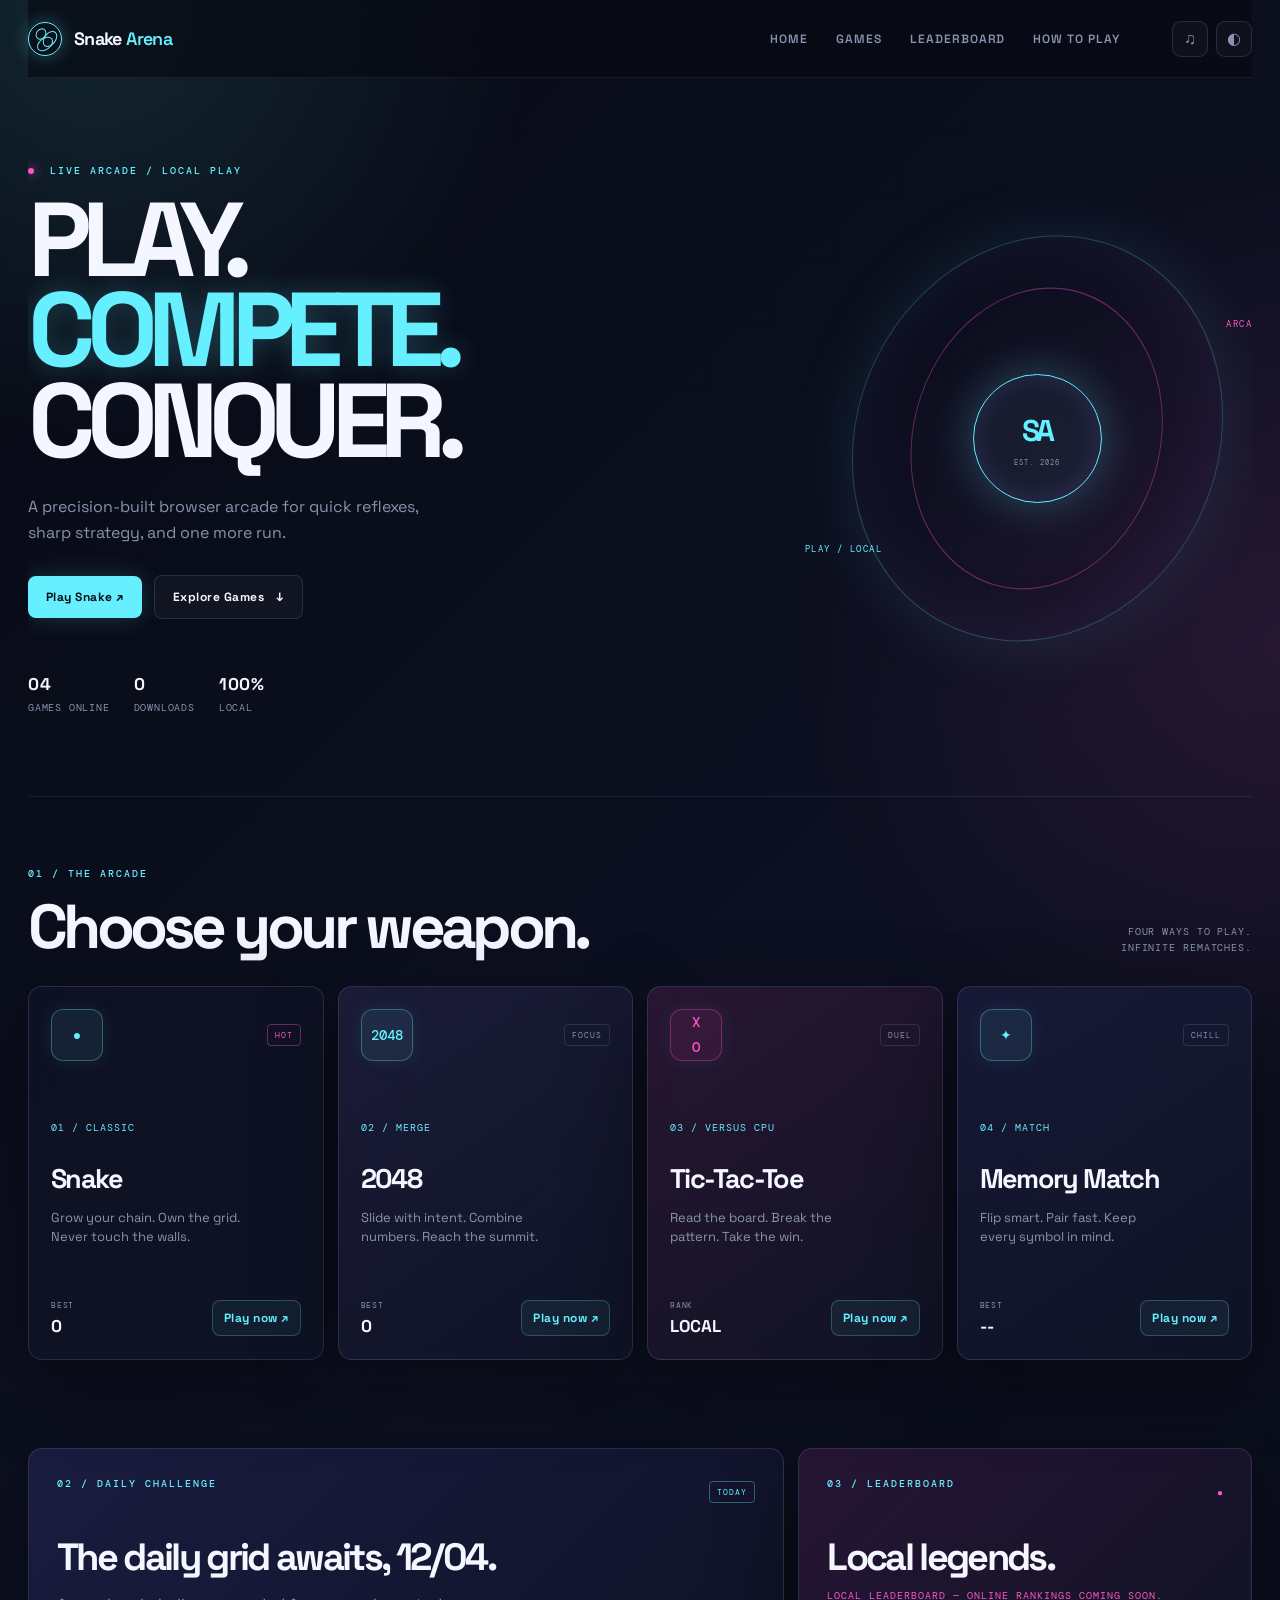
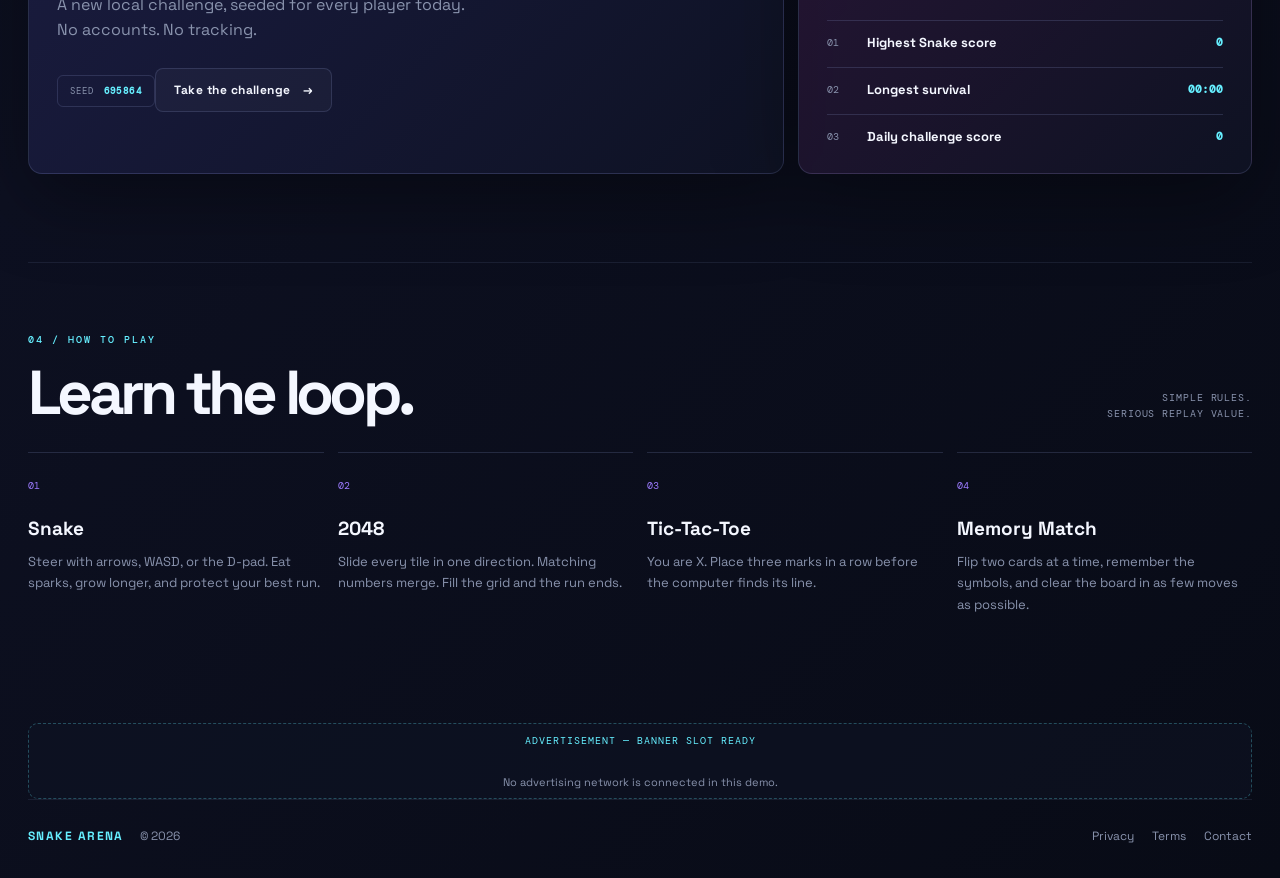
<file: index.html>
<!doctype html>
<html lang="en">
<head>
  <meta charset="utf-8">
  <meta name="viewport" content="width=device-width, initial-scale=1">
  <meta name="description" content="Snake Arena is a premium browser arcade portal with four local games.">
  <title>Snake Arena | Neon Arcade Portal</title>
  <link rel="stylesheet" href="style.css">
</head>
<body>
  <div class="site-shell" id="home">
    <header class="topbar">
      <a class="brand" href="index.html" aria-label="Snake Arena home">
        <span class="brand-mark" aria-hidden="true"><span></span></span>
        <span class="brand-name">Snake <b>Arena</b></span>
      </a>
      <nav class="site-nav" aria-label="Primary navigation">
        <a href="#home">Home</a>
        <a href="#games">Games</a>
        <a href="#leaderboard">Leaderboard</a>
        <a href="#how-to-play">How to Play</a>
      </nav>
      <div class="top-actions">
        <button class="icon-button" id="sound-toggle" type="button" aria-label="Toggle sound" aria-pressed="false" title="Toggle sound"><span aria-hidden="true">&#9835;</span></button>
        <button class="icon-button" id="theme-toggle" type="button" aria-label="Toggle theme" title="Toggle theme"><span aria-hidden="true">&#9680;</span></button>
      </div>
    </header>

    <section class="hero" aria-labelledby="hero-title">
      <div class="hero-copy">
        <p class="eyebrow"><span class="status-dot"></span> LIVE ARCADE / LOCAL PLAY</p>
        <h1 id="hero-title">PLAY.<br><em>COMPETE.</em><br>CONQUER.</h1>
        <p class="hero-subtitle">A precision-built browser arcade for quick reflexes, sharp strategy, and one more run.</p>
        <div class="hero-actions"><button class="button button-primary" data-screen="snake-game-screen" type="button">Play Snake <span aria-hidden="true">&#8599;</span></button><a class="button button-ghost" href="#games-home-screen">Explore Games <span aria-hidden="true">&#8595;</span></a></div>
        <div class="hero-meta"><span><strong>04</strong> games online</span><span><strong>0</strong> downloads</span><span><strong>100%</strong> local</span></div>
      </div>
      <div class="hero-orbit" aria-hidden="true"><div class="orbit-ring orbit-ring-one"></div><div class="orbit-ring orbit-ring-two"></div><div class="orbit-core"><span>SA</span><small>EST. 2026</small></div><span class="orbit-label orbit-label-one">ARCADE</span><span class="orbit-label orbit-label-two">PLAY / LOCAL</span></div>
    </section>

    <section class="game-hub game-screen" id="games-home-screen" aria-labelledby="hub-title">
      <div class="section-heading"><div><p class="eyebrow">01 / THE ARCADE</p><h2 id="hub-title">Choose your weapon.</h2></div><span class="section-note">Four ways to play.<br>Infinite rematches.</span></div>
      <div class="game-card-grid">
        <article class="game-card game-card-snake"><div class="card-top"><span class="game-card-icon" aria-hidden="true">&#9679;</span><span class="difficulty difficulty-hot">HOT</span></div><div><p class="card-kicker">01 / CLASSIC</p><h3>Snake</h3><p>Grow your chain. Own the grid. Never touch the walls.</p></div><div class="card-bottom"><span class="card-stat">BEST <strong id="hub-snake-best">0</strong></span><button class="button card-play" data-screen="snake-game-screen" type="button">Play now <span aria-hidden="true">&#8599;</span></button></div></article>
        <article class="game-card game-card-2048"><div class="card-top"><span class="game-card-icon" aria-hidden="true">2048</span><span class="difficulty">FOCUS</span></div><div><p class="card-kicker">02 / MERGE</p><h3>2048</h3><p>Slide with intent. Combine numbers. Reach the summit.</p></div><div class="card-bottom"><span class="card-stat">BEST <strong id="hub-2048-best">0</strong></span><button class="button card-play" data-screen="game-2048-screen" type="button">Play now <span aria-hidden="true">&#8599;</span></button></div></article>
        <article class="game-card game-card-tic"><div class="card-top"><span class="game-card-icon" aria-hidden="true">X<span>O</span></span><span class="difficulty">DUEL</span></div><div><p class="card-kicker">03 / VERSUS CPU</p><h3>Tic-Tac-Toe</h3><p>Read the board. Break the pattern. Take the win.</p></div><div class="card-bottom"><span class="card-stat">RANK <strong>LOCAL</strong></span><button class="button card-play" data-screen="tic-tac-toe-screen" type="button">Play now <span aria-hidden="true">&#8599;</span></button></div></article>
        <article class="game-card game-card-memory"><div class="card-top"><span class="game-card-icon" aria-hidden="true">&#10022;</span><span class="difficulty">CHILL</span></div><div><p class="card-kicker">04 / MATCH</p><h3>Memory Match</h3><p>Flip smart. Pair fast. Keep every symbol in mind.</p></div><div class="card-bottom"><span class="card-stat">BEST <strong id="hub-memory-best">--</strong></span><button class="button card-play" data-screen="memory-match-screen" type="button">Play now <span aria-hidden="true">&#8599;</span></button></div></article>
      </div>
    </section>

    <section class="feature-grid" id="leaderboard">
      <article class="feature-panel daily-panel"><div class="panel-heading"><p class="eyebrow">02 / DAILY CHALLENGE</p><span class="live-pill">TODAY</span></div><h2 id="daily-title">The daily grid awaits.</h2><p id="daily-copy">A new local challenge, seeded for every player today. No accounts. No tracking.</p><div class="daily-code"><span>SEED</span><strong id="daily-seed">000000</strong></div><button class="button button-ghost" data-screen="snake-game-screen" data-daily-challenge="true" type="button">Take the challenge <span aria-hidden="true">&#8594;</span></button></article>
      <article class="feature-panel leaderboard-panel"><div class="panel-heading"><p class="eyebrow">03 / LEADERBOARD</p><span class="lock-mark" aria-hidden="true">&#9679;</span></div><h2>Local legends.</h2><p class="leaderboard-empty">Local leaderboard &mdash; online rankings coming soon.</p><div class="leader-line"><span>01</span><strong>Highest Snake score</strong><b id="leaderboard-snake-score">0</b></div><div class="leader-line"><span>02</span><strong>Longest survival</strong><b id="leaderboard-survival">00:00</b></div><div class="leader-line"><span>03</span><strong>Daily challenge score</strong><b id="leaderboard-daily">0</b></div></article>
    </section>

    <section class="how-to" id="how-to-play" aria-labelledby="how-title"><div class="section-heading"><div><p class="eyebrow">04 / HOW TO PLAY</p><h2 id="how-title">Learn the loop.</h2></div><span class="section-note">Simple rules.<br>Serious replay value.</span></div><div class="how-grid"><article><span class="how-number">01</span><h3>Snake</h3><p>Steer with arrows, WASD, or the D-pad. Eat sparks, grow longer, and protect your best run.</p></article><article><span class="how-number">02</span><h3>2048</h3><p>Slide every tile in one direction. Matching numbers merge. Fill the grid and the run ends.</p></article><article><span class="how-number">03</span><h3>Tic-Tac-Toe</h3><p>You are X. Place three marks in a row before the computer finds its line.</p></article><article><span class="how-number">04</span><h3>Memory Match</h3><p>Flip two cards at a time, remember the symbols, and clear the board in as few moves as possible.</p></article></div></section>

    <main class="game-layout game-screen hidden screen-hidden" id="snake-game-screen">
      <section class="intro-panel" aria-labelledby="game-title">
        <p class="eyebrow">ARCADE / SOLO RUN</p>
        <h1 id="game-title">Own the grid.</h1>
        <p class="intro-copy">Collect sparks, grow your chain, and keep your run alive as long as you can.</p>
        <div class="control-hint"><span class="key-cap">WASD</span><span class="key-cap">ARROWS</span><span>to steer</span></div>
      </section>

      <section class="game-panel" aria-label="Snake game">
        <div class="stats-bar" aria-live="polite">
          <div class="stat"><span>Score</span><strong id="score">0</strong></div>
          <div class="stat"><span>Best</span><strong id="best-score">0</strong></div>
          <div class="stat"><span>Time</span><strong id="game-timer">00:00</strong></div>
          <div class="stat lives-stat"><span>Lives</span><strong id="lives">3</strong></div>
        </div>
        <div class="arena-wrap">
          <canvas id="game-canvas" width="720" height="540" aria-label="Snake game board"></canvas>
          <div class="game-overlay" id="game-overlay">
            <p class="eyebrow">READY WHEN YOU ARE</p>
            <h2 id="overlay-title">Start your run</h2>
            <p id="overlay-message">Use the arrow keys, WASD, or swipe the board.</p>
            <button class="button button-primary" id="overlay-action" type="button">Start game</button>
            <button class="button button-secondary" id="reward-button" type="button" hidden>Optional: Watch one ad for +1 extra life</button>
            <div class="reward-confirmation" id="reward-confirmation" hidden role="dialog" aria-labelledby="reward-confirmation-title" aria-describedby="reward-confirmation-copy">
              <strong id="reward-confirmation-title">Optional extra life</strong>
              <p id="reward-confirmation-copy">Continue to request one rewarded ad, or cancel and play again without it.</p>
              <div class="reward-confirmation-actions"><button class="button button-primary" id="reward-continue" type="button">Continue</button><button class="button button-secondary" id="reward-cancel" type="button">Cancel</button></div>
            </div>
          </div>
        </div>
        <div class="mobile-controls" aria-label="Touch controls">
          <button class="direction-button up" id="move-up" data-direction="up" aria-label="Move snake up" type="button">↑</button>
          <button class="direction-button left" id="move-left" data-direction="left" aria-label="Move snake left" type="button">←</button>
          <button class="direction-button right" id="move-right" data-direction="right" aria-label="Move snake right" type="button">→</button>
          <button class="direction-button down" id="move-down" data-direction="down" aria-label="Move snake down" type="button">↓</button>
        </div>
        <div class="game-controls" aria-label="Game controls">
          <button class="button button-primary" id="start-button" type="button">Start</button>
          <button class="button button-secondary" id="pause-button" type="button">Pause</button>
          <button class="button button-secondary" id="restart-button" type="button">Restart</button>
        </div>
        <aside class="provider-ad-slot" id="snake-monetag-ad-slot" aria-label="Snake Monetag advertisement placeholder">
          <!-- PASTE_OFFICIAL_MONETAG_CODE_HERE -->
          <span class="provider-ad-label">Advertisement</span>
          <span>Monetag ad slot ready</span>
        </aside>
        <section class="sponsored-offers" aria-labelledby="snake-sponsored-title">
          <!-- Provider: Monetag SmartLink; game mapping: Snake. -->
          <p class="ad-label" id="snake-sponsored-title">Sponsored Offers</p>
          <p>Optional external sponsored offer. Opens in a new tab.</p>
          <!-- Monetag SmartLink for Snake: manual click only. -->
          <a class="sponsored-button" href="https://omg10.com/4/11851710" target="_blank" rel="nofollow sponsored noopener noreferrer">View optional sponsored offer</a>
        </section>
      </section>
    </main>

    <main class="game-screen hidden screen-hidden" id="game-2048-screen" aria-labelledby="game-2048-title">
      <section class="arcade-screen compact-screen">
        <div class="screen-heading"><div><p class="eyebrow">MERGE / 4 x 4 GRID</p><h1 id="game-2048-title">2048</h1></div><div class="score-pair"><span>Score <strong id="twenty48-score">0</strong></span><span>Best <strong id="twenty48-best">0</strong></span></div></div>
        <p class="screen-status" id="twenty48-status" aria-live="polite">Join the numbers.</p>
        <div class="twenty48-board" id="twenty48-board" aria-label="2048 board"></div>
        <div class="screen-controls"><button class="button button-primary" id="twenty48-new" type="button">New game</button><button class="button button-secondary back-to-games" data-screen="games-home-screen" type="button">Back to Games</button></div>
        <aside class="provider-ad-slot" id="game2048-adsterra-ad-slot" aria-label="2048 Adsterra advertisement placeholder">
          <!-- PASTE_OFFICIAL_ADSTERRA_CODE_HERE -->
          <span class="provider-ad-label">Advertisement</span>
          <span>Adsterra ad slot ready</span>
        </aside>
        <section class="sponsored-offers" aria-labelledby="game2048-sponsored-title">
          <!-- Provider: Adsterra Direct Link / SmartLink; game mapping: 2048. -->
          <p class="ad-label" id="game2048-sponsored-title">Sponsored Offers</p>
          <p>Optional external sponsored offer. Opens in a new tab.</p>
          <!-- Adsterra Direct Link / SmartLink for 2048: manual click only. -->
          <a class="sponsored-button" href="https://www.profitableratecpmnetwork.com/fsxzuv73x3?key=27b2a2a1b892c53e474e8101e7b5e862" target="_blank" rel="nofollow sponsored noopener noreferrer">View optional sponsored offer</a>
        </section>
      </section>
    </main>

    <main class="game-screen hidden screen-hidden" id="tic-tac-toe-screen" aria-labelledby="tic-title">
      <section class="arcade-screen compact-screen">
        <div class="screen-heading"><div><p class="eyebrow">DUEL / PLAYER VS CPU</p><h1 id="tic-title">Tic-Tac-Toe</h1></div><div class="score-pair"><span>You <strong id="tic-score">0</strong></span><span>CPU <strong id="tic-cpu-score">0</strong></span></div></div>
        <p class="screen-status" id="tic-status" aria-live="polite">Your move. You are X.</p>
        <div class="tic-board" id="tic-board" role="grid" aria-label="Tic-Tac-Toe board"></div>
        <div class="screen-controls"><button class="button button-primary" id="tic-new" type="button">New game</button><button class="button button-secondary back-to-games" data-screen="games-home-screen" type="button">Back to Games</button></div>
        <aside class="provider-ad-slot" id="tictactoe-monetag-ad-slot" aria-label="Tic-Tac-Toe Monetag advertisement placeholder">
          <!-- PASTE_OFFICIAL_MONETAG_CODE_HERE -->
          <span class="provider-ad-label">Advertisement</span>
          <span>Monetag ad slot ready</span>
        </aside>
        <section class="sponsored-offers" aria-labelledby="tictactoe-sponsored-title">
          <!-- Provider: Monetag SmartLink; game mapping: Tic-Tac-Toe. -->
          <p class="ad-label" id="tictactoe-sponsored-title">Sponsored Offers</p>
          <p>Optional external sponsored offer. Opens in a new tab.</p>
          <!-- Monetag SmartLink for Tic-Tac-Toe: manual click only. -->
          <a class="sponsored-button" href="https://omg10.com/4/11851710" target="_blank" rel="nofollow sponsored noopener noreferrer">View optional sponsored offer</a>
        </section>
      </section>
    </main>

    <main class="game-screen hidden screen-hidden" id="memory-match-screen" aria-labelledby="memory-title">
      <section class="arcade-screen compact-screen">
        <div class="screen-heading"><div><p class="eyebrow">MATCH / MEMORY GRID</p><h1 id="memory-title">Memory Match</h1></div><div class="score-pair"><span>Moves <strong id="memory-moves">0</strong></span><span>Time <strong id="memory-time">00:00</strong></span></div></div>
        <p class="screen-status" id="memory-status" aria-live="polite">Find every pair.</p>
        <div class="memory-board" id="memory-board" aria-label="Memory Match cards"></div>
        <div class="screen-controls"><button class="button button-primary" id="memory-new" type="button">Restart</button><button class="button button-secondary back-to-games" data-screen="games-home-screen" type="button">Back to Games</button></div>
        <aside class="provider-ad-slot" id="memory-adsterra-ad-slot" aria-label="Memory Match Adsterra advertisement placeholder">
          <!-- PASTE_OFFICIAL_ADSTERRA_CODE_HERE -->
          <span class="provider-ad-label">Advertisement</span>
          <span>Adsterra ad slot ready</span>
        </aside>
        <section class="sponsored-offers" aria-labelledby="memory-sponsored-title">
          <!-- Provider: Adsterra Direct Link / SmartLink; game mapping: Memory Match. -->
          <p class="ad-label" id="memory-sponsored-title">Sponsored Offers</p>
          <p>Optional external sponsored offer. Opens in a new tab.</p>
          <!-- Adsterra Direct Link / SmartLink for Memory Match: manual click only. -->
          <a class="sponsored-button" href="https://www.profitableratecpmnetwork.com/fsxzuv73x3?key=27b2a2a1b892c53e474e8101e7b5e862" target="_blank" rel="nofollow sponsored noopener noreferrer">View optional sponsored offer</a>
        </section>
      </section>
    </main>

    <aside class="ad-placeholder banner-ad" id="banner-ad-slot" aria-label="Advertisement placeholder">
      <span class="ad-label">Advertisement &mdash; banner slot ready</span>
      <small>No advertising network is connected in this demo.</small>
    </aside>

    <footer class="footer">
      <div><span class="footer-brand">SNAKE ARENA</span><span>&copy; 2026</span></div>
      <div class="footer-links"><a href="privacy.html">Privacy</a><a href="terms.html">Terms</a><a href="contact.html">Contact</a></div>
    </footer>
  </div>

  <script src="snake.js"></script>
  <script src="ads.js"></script>
  <script src="app.js"></script>
  <script src="game-2048.js"></script>
  <script src="tic-tac-toe.js"></script>
  <script src="memory-match.js"></script>
  <script src="game-hub.js"></script>
</body>
</html>
</file>
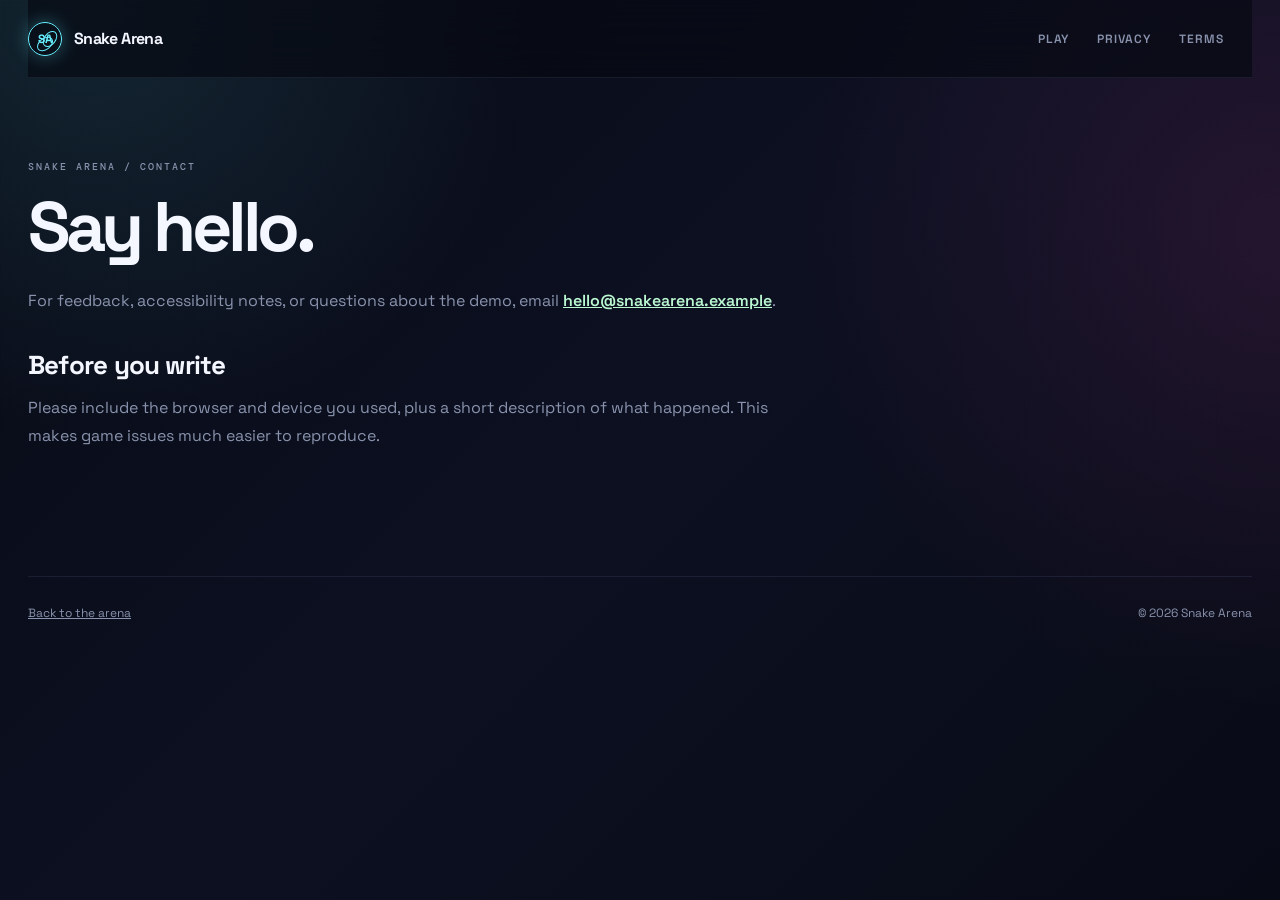
<file: snake-arena/contact.html>
<!doctype html>
<html lang="en"><head><meta charset="utf-8"><meta name="viewport" content="width=device-width, initial-scale=1"><title>Contact | Snake Arena</title><link rel="stylesheet" href="style.css"></head><body><div class="site-shell"><header class="topbar"><a class="brand" href="index.html"><span class="brand-mark">SA</span><span>Snake Arena</span></a><nav class="site-nav"><a href="index.html">Play</a><a href="privacy.html">Privacy</a><a href="terms.html">Terms</a></nav></header><main class="content-page"><p class="eyebrow">SNAKE ARENA / CONTACT</p><h1>Say hello.</h1><p>For feedback, accessibility notes, or questions about the demo, email <a href="mailto:hello@snakearena.example">hello@snakearena.example</a>.</p><h2>Before you write</h2><p>Please include the browser and device you used, plus a short description of what happened. This makes game issues much easier to reproduce.</p></main><footer class="footer"><span><a href="index.html">Back to the arena</a></span><span>&copy; 2026 Snake Arena</span></footer></div></body></html>
</file>
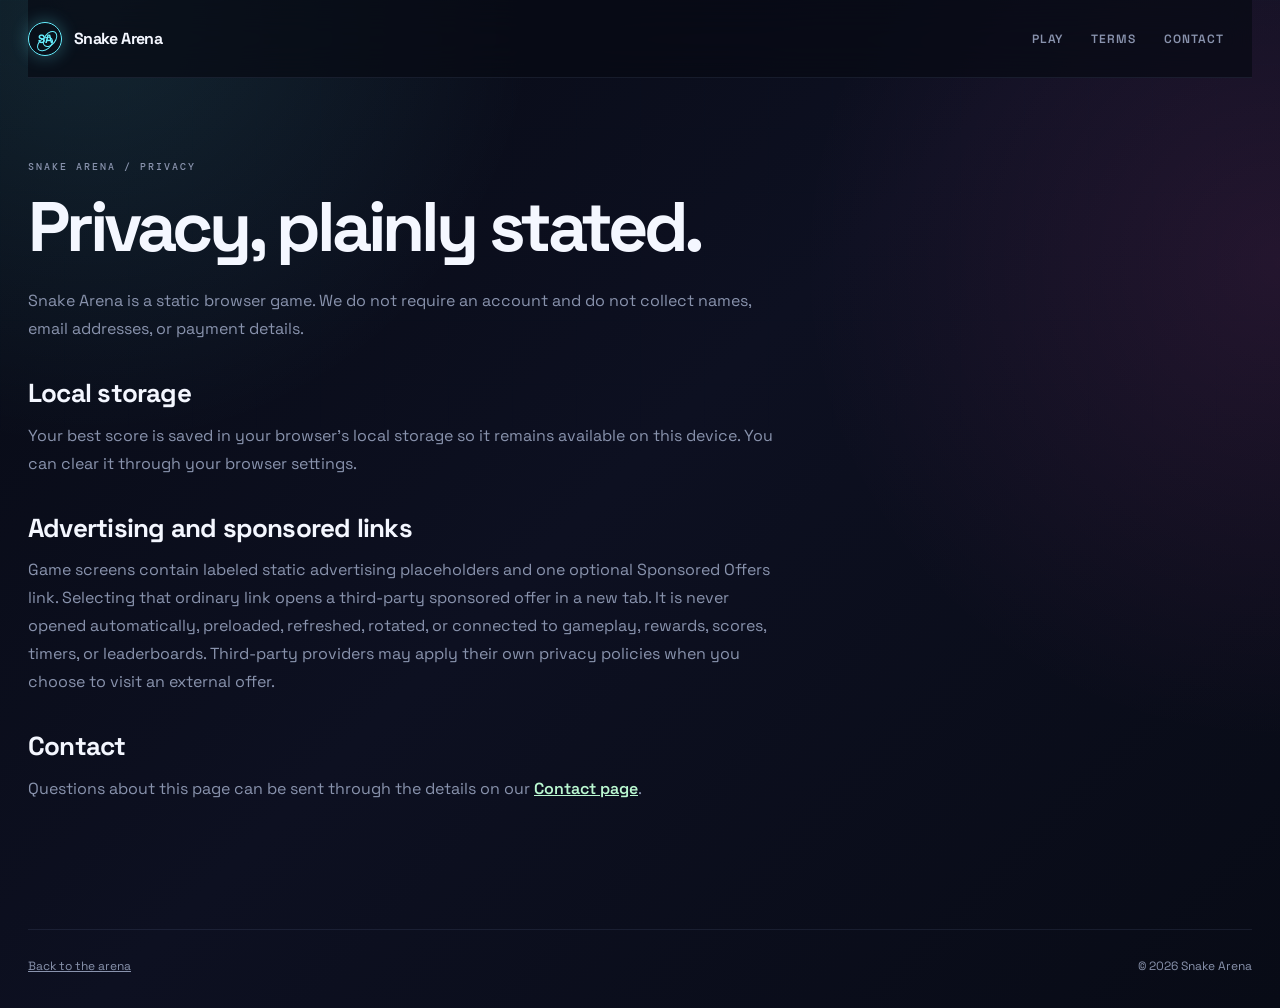
<file: snake-arena/privacy.html>
<!doctype html>
<html lang="en"><head><meta charset="utf-8"><meta name="viewport" content="width=device-width, initial-scale=1"><title>Privacy | Snake Arena</title><link rel="stylesheet" href="style.css"></head><body><div class="site-shell"><header class="topbar"><a class="brand" href="index.html"><span class="brand-mark">SA</span><span>Snake Arena</span></a><nav class="site-nav"><a href="index.html">Play</a><a href="terms.html">Terms</a><a href="contact.html">Contact</a></nav></header><main class="content-page"><p class="eyebrow">SNAKE ARENA / PRIVACY</p><h1>Privacy, plainly stated.</h1><p>Snake Arena is a static browser game. We do not require an account and do not collect names, email addresses, or payment details.</p><h2>Local storage</h2><p>Your best score is saved in your browser's local storage so it remains available on this device. You can clear it through your browser settings.</p><h2>Advertising and sponsored links</h2><p>Game screens contain labeled static advertising placeholders and one optional Sponsored Offers link. Selecting that ordinary link opens a third-party sponsored offer in a new tab. It is never opened automatically, preloaded, refreshed, rotated, or connected to gameplay, rewards, scores, timers, or leaderboards. Third-party providers may apply their own privacy policies when you choose to visit an external offer.</p><h2>Contact</h2><p>Questions about this page can be sent through the details on our <a href="contact.html">Contact page</a>.</p></main><footer class="footer"><span><a href="index.html">Back to the arena</a></span><span>&copy; 2026 Snake Arena</span></footer></div></body></html>
</file>
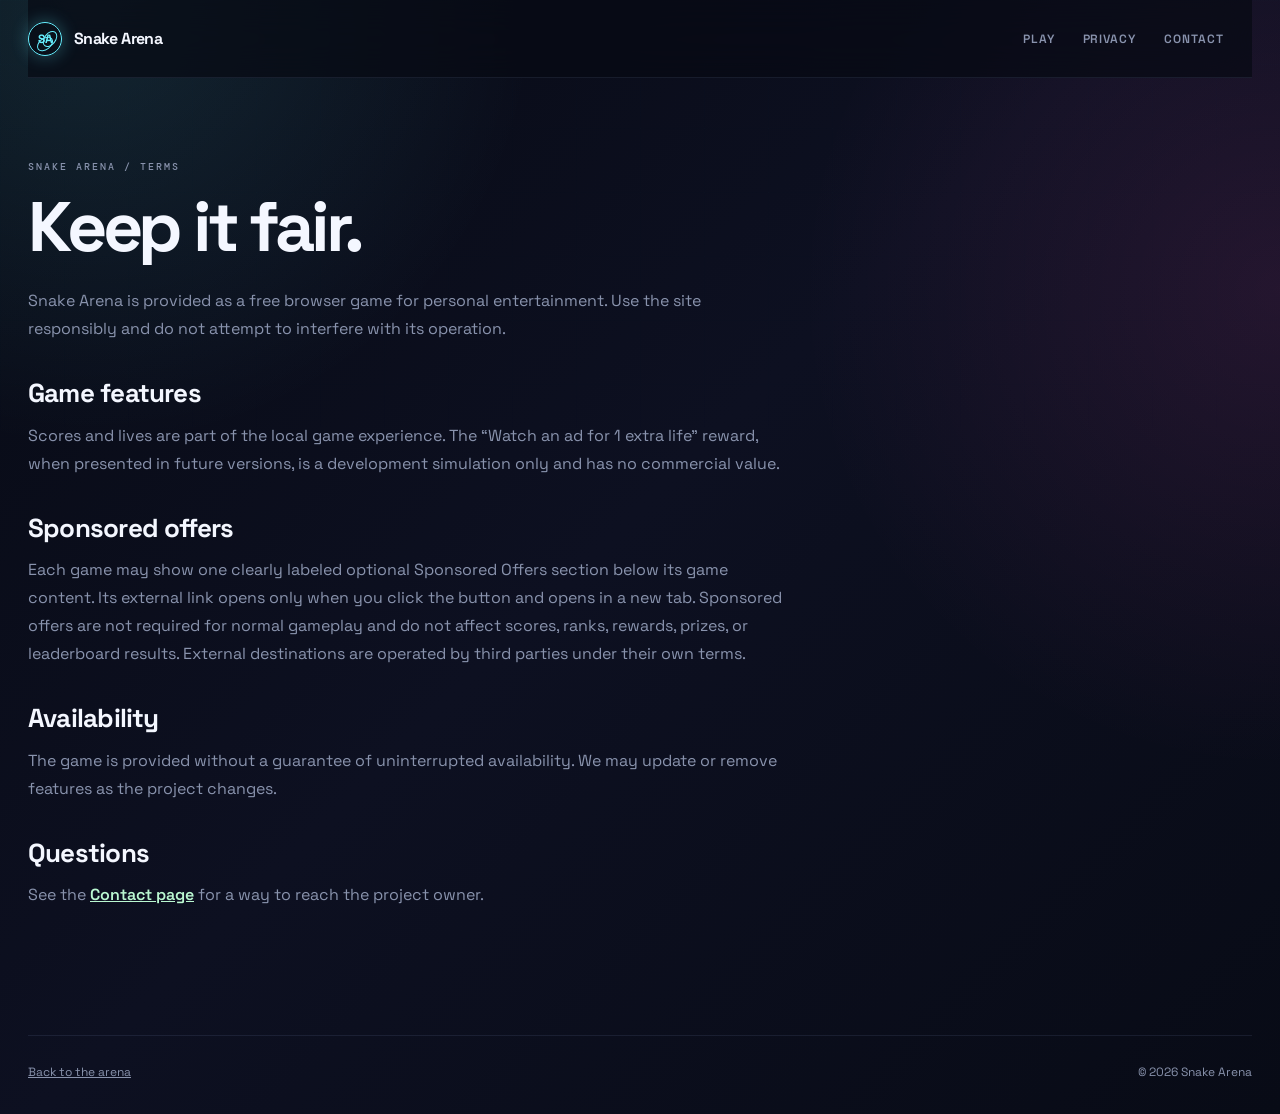
<file: snake-arena/terms.html>
<!doctype html>
<html lang="en"><head><meta charset="utf-8"><meta name="viewport" content="width=device-width, initial-scale=1"><title>Terms | Snake Arena</title><link rel="stylesheet" href="style.css"></head><body><div class="site-shell"><header class="topbar"><a class="brand" href="index.html"><span class="brand-mark">SA</span><span>Snake Arena</span></a><nav class="site-nav"><a href="index.html">Play</a><a href="privacy.html">Privacy</a><a href="contact.html">Contact</a></nav></header><main class="content-page"><p class="eyebrow">SNAKE ARENA / TERMS</p><h1>Keep it fair.</h1><p>Snake Arena is provided as a free browser game for personal entertainment. Use the site responsibly and do not attempt to interfere with its operation.</p><h2>Game features</h2><p>Scores and lives are part of the local game experience. The “Watch an ad for 1 extra life” reward, when presented in future versions, is a development simulation only and has no commercial value.</p><h2>Sponsored offers</h2><p>Each game may show one clearly labeled optional Sponsored Offers section below its game content. Its external link opens only when you click the button and opens in a new tab. Sponsored offers are not required for normal gameplay and do not affect scores, ranks, rewards, prizes, or leaderboard results. External destinations are operated by third parties under their own terms.</p><h2>Availability</h2><p>The game is provided without a guarantee of uninterrupted availability. We may update or remove features as the project changes.</p><h2>Questions</h2><p>See the <a href="contact.html">Contact page</a> for a way to reach the project owner.</p></main><footer class="footer"><span><a href="index.html">Back to the arena</a></span><span>&copy; 2026 Snake Arena</span></footer></div></body></html>
</file>
<file: style.css>
@import url('https://fonts.googleapis.com/css2?family=DM+Mono:wght@400;500&family=Space+Grotesk:wght@400;500;600;700&display=swap');

:root {
  --ink: #e9f7f1;
  --muted: #8ca8a5;
  --paper: #071419;
  --panel: #10242b;
  --line: #1d3a40;
  --mint: #baf8d1;
  --mint-strong: #52e09b;
  --coral: #ff806d;
  --yellow: #f6c95d;
  --shadow: 0 20px 50px rgba(0, 0, 0, 0.35);
}

* { box-sizing: border-box; }
html { min-width: 320px; }
body {
  margin: 0;
  color: var(--ink);
  background: var(--paper);
  font-family: 'Space Grotesk', sans-serif;
  background-image: radial-gradient(circle at 12% 18%, rgba(35, 113, 93, 0.2), transparent 24rem), radial-gradient(circle at 91% 82%, rgba(246, 201, 93, 0.08), transparent 25rem);
}
button, a { font: inherit; }
a { color: inherit; }
.site-shell { width: min(1160px, calc(100% - 40px)); margin: 0 auto; }
.topbar, .footer { display: flex; justify-content: space-between; align-items: center; gap: 24px; }
.topbar { padding: 28px 0; }
.brand { display: inline-flex; align-items: center; gap: 10px; font-weight: 700; text-decoration: none; letter-spacing: -0.03em; }
.brand-mark { display: grid; place-items: center; width: 36px; height: 36px; border-radius: 10px; color: var(--ink); background: var(--mint-strong); font-size: 12px; letter-spacing: 0; }
.site-nav { display: flex; gap: 24px; color: var(--muted); font-size: 14px; }
.site-nav a { text-decoration: none; }
.site-nav a:hover, .site-nav a:focus-visible { color: var(--ink); }
.screen-hidden, .hidden { display: none !important; }
.game-hub { padding: 66px 0 76px; }
.game-hub h1 { max-width: 620px; font-size: clamp(48px, 8vw, 92px); }
.hub-copy { max-width: 480px; margin: 22px 0 34px; color: var(--muted); font-size: 18px; line-height: 1.5; }
.game-card-grid { display: grid; grid-template-columns: repeat(4, 1fr); gap: 12px; }
.game-card { display: flex; min-height: 280px; flex-direction: column; justify-content: space-between; gap: 22px; padding: 20px; border: 1px solid var(--line); border-radius: 12px; background: linear-gradient(145deg, rgba(16,36,43,.95), rgba(8,24,29,.95)); box-shadow: var(--shadow); }
.game-card:nth-child(2) { background: linear-gradient(145deg, rgba(31,39,55,.95), rgba(12,23,33,.95)); }.game-card:nth-child(3) { background: linear-gradient(145deg, rgba(51,31,44,.95), rgba(25,20,34,.95)); }.game-card:nth-child(4) { background: linear-gradient(145deg, rgba(48,43,26,.95), rgba(26,25,18,.95)); }
.game-card-icon { display: grid; place-items: center; width: 48px; height: 48px; border: 1px solid var(--line); border-radius: 10px; color: var(--mint); background: rgba(82,224,155,.09); font-family: 'DM Mono', monospace; font-size: 14px; font-weight: 500; }
.card-kicker { margin: 0 0 12px; color: var(--mint-strong); font-family: 'DM Mono', monospace; font-size: 10px; letter-spacing: .1em; }
.game-card h2 { margin-bottom: 10px; font-size: 27px; letter-spacing: -.04em; }.game-card p:not(.card-kicker) { margin: 0; color: var(--muted); font-size: 13px; line-height: 1.5; }
.game-card .button { align-self: flex-start; }
.game-layout { display: grid; grid-template-columns: minmax(220px, 0.72fr) minmax(0, 1.8fr); gap: clamp(28px, 6vw, 84px); align-items: center; padding: 54px 0 72px; }
.intro-panel { align-self: start; padding-top: 60px; }
.eyebrow { margin: 0 0 18px; color: var(--mint-strong); font-family: 'DM Mono', monospace; font-size: 11px; font-weight: 500; letter-spacing: 0.13em; }
h1, h2 { margin: 0; letter-spacing: -0.06em; line-height: 0.94; }
h1 { max-width: 320px; font-size: clamp(48px, 6vw, 82px); }
.intro-copy { max-width: 300px; margin: 26px 0; color: var(--muted); font-size: 17px; line-height: 1.55; }
.control-hint { display: flex; align-items: center; flex-wrap: wrap; gap: 7px; color: var(--muted); font-family: 'DM Mono', monospace; font-size: 11px; }
.key-cap { padding: 6px 8px; border: 1px solid var(--line); border-radius: 5px; color: var(--ink); background: var(--panel); box-shadow: 0 2px 0 #061014; }
.game-panel { min-width: 0; }
.stats-bar { display: grid; grid-template-columns: repeat(4, 1fr); gap: 1px; overflow: hidden; border: 1px solid var(--line); border-bottom: 0; border-radius: 14px 14px 0 0; background: var(--line); }
.stat { display: flex; flex-direction: column; gap: 5px; padding: 14px 18px; background: var(--panel); }
.stat span { color: var(--muted); font-family: 'DM Mono', monospace; font-size: 10px; text-transform: uppercase; letter-spacing: 0.08em; }
.stat strong { font-size: 21px; font-weight: 600; }
.arena-wrap { position: relative; overflow: hidden; border: 1px solid var(--line); background: #173942; box-shadow: var(--shadow); }
#game-canvas { display: block; width: 100%; height: auto; aspect-ratio: 4 / 3; touch-action: none; }
.game-overlay { position: absolute; inset: 0; display: flex; flex-direction: column; align-items: center; justify-content: center; padding: 24px; color: white; text-align: center; background: rgba(17, 43, 53, 0.88); transition: opacity 180ms ease; }
.game-overlay.is-hidden { opacity: 0; pointer-events: none; }
.game-overlay .eyebrow { color: var(--mint); }
.game-overlay h2 { max-width: 440px; font-size: clamp(34px, 5vw, 58px); }
.game-overlay p:not(.eyebrow) { max-width: 360px; margin: 18px auto 24px; color: #c8dbd6; line-height: 1.5; }
.button { border: 0; border-radius: 7px; padding: 12px 19px; cursor: pointer; font-weight: 600; transition: transform 150ms ease, background 150ms ease; }
.button:hover, .button:focus-visible { transform: translateY(-2px); }
.button-primary { color: var(--ink); background: var(--mint); }
.button-primary:hover, .button-primary:focus-visible { background: #d1f6db; }
.button-secondary { color: var(--ink); background: var(--panel); border: 1px solid var(--line); }
.game-controls { display: flex; gap: 10px; padding: 18px 0 0; }
.mobile-controls { display: grid; grid-template-columns: repeat(3, 56px); grid-template-rows: repeat(2, 56px); justify-content: center; gap: 8px; margin-top: 18px; }
.direction-button { min-width: 56px; min-height: 56px; border: 1px solid var(--line); border-radius: 10px; color: var(--ink); background: var(--panel); cursor: pointer; font-size: 25px; line-height: 1; touch-action: manipulation; }
.direction-button:active { background: var(--mint); }
.direction-button.up { grid-column: 2; }.direction-button.left { grid-column: 1; grid-row: 2; }.direction-button.down { grid-column: 2; grid-row: 2; }.direction-button.right { grid-column: 3; grid-row: 2; }
.ad-placeholder { display: flex; align-items: center; justify-content: center; flex-wrap: wrap; gap: 9px 16px; min-height: 84px; border: 1px dashed #315c58; border-radius: 10px; color: var(--muted); background: rgba(16,36,43,0.72); font-size: 13px; text-align: center; }
.ad-label { color: var(--ink); font-family: 'DM Mono', monospace; font-size: 10px; text-transform: uppercase; letter-spacing: 0.1em; }
.ad-placeholder small { flex-basis: 100%; font-size: 11px; }
.footer { padding: 28px 0 34px; color: var(--muted); font-size: 12px; }
.content-page { max-width: 760px; padding: 80px 0 110px; }
.content-page h1 { max-width: none; margin-bottom: 28px; font-size: clamp(42px, 6vw, 70px); }
.content-page h2 { margin: 38px 0 12px; font-size: 26px; letter-spacing: -0.03em; }
.content-page p, .content-page li { color: var(--muted); line-height: 1.75; }
.content-page a { color: var(--mint); font-weight: 600; }
.arcade-screen { width: min(760px, 100%); margin: 0 auto; padding: 36px 0 78px; }
.screen-heading { display: flex; align-items: end; justify-content: space-between; gap: 24px; margin-bottom: 16px; }.screen-heading h1 { font-size: clamp(48px, 8vw, 82px); }
.score-pair { display: flex; gap: 10px; }.score-pair span { min-width: 82px; padding: 10px 12px; border: 1px solid var(--line); border-radius: 8px; color: var(--muted); font-family: 'DM Mono', monospace; font-size: 10px; text-transform: uppercase; }.score-pair strong { display: block; margin-top: 5px; color: var(--ink); font-family: 'Space Grotesk', sans-serif; font-size: 20px; }
.screen-status { min-height: 24px; margin: 0 0 14px; color: var(--muted); }
.twenty48-board { display: grid; grid-template-columns: repeat(4, 1fr); gap: 10px; padding: 10px; border: 1px solid var(--line); border-radius: 12px; background: #0b1c21; touch-action: none; }.tile { display: grid; place-items: center; aspect-ratio: 1; border-radius: 7px; color: var(--ink); background: #183238; font-size: clamp(22px, 6vw, 40px); font-weight: 700; }.tile-2 { background: #245345; }.tile-4 { background: #326b50; }.tile-8 { color: #071419; background: #f6c95d; }.tile-16 { color: #071419; background: #ffb15c; }.tile-32 { background: #ff806d; }.tile-64 { background: #d6536b; }.tile-128, .tile-256, .tile-512, .tile-1024, .tile-2048 { background: #b876e8; }
.tic-board { display: grid; grid-template-columns: repeat(3, 1fr); gap: 10px; max-width: 530px; margin: 0 auto; }.tic-cell { display: grid; place-items: center; aspect-ratio: 1; border: 1px solid var(--line); border-radius: 10px; color: var(--mint); background: var(--panel); cursor: pointer; font-size: clamp(42px, 10vw, 78px); font-weight: 600; }.tic-cell:hover, .tic-cell:focus-visible { border-color: var(--mint-strong); background: #15363b; }.tic-o { color: var(--coral); }
.memory-board { display: grid; grid-template-columns: repeat(4, 1fr); gap: 10px; max-width: 600px; margin: 0 auto; }.memory-card { display: grid; place-items: center; aspect-ratio: 1; border: 1px solid var(--line); border-radius: 10px; color: var(--mint); background: #183238; cursor: pointer; font-size: clamp(24px, 7vw, 48px); }.memory-card.is-open { background: #285346; }.memory-card.is-matched { border-color: var(--yellow); background: rgba(246,201,93,.2); }.screen-controls { display: flex; justify-content: center; gap: 10px; padding-top: 22px; }
@media (max-width: 760px) {
  .site-shell { width: min(100% - 28px, 600px); }
  .topbar { padding: 18px 0; }.site-nav { gap: 13px; font-size: 12px; }
  .game-layout { display: block; padding: 34px 0 42px; }.intro-panel { padding: 0 0 30px; }.intro-copy { margin: 18px 0; }
  .game-controls { justify-content: center; }.game-hub { padding: 38px 0 48px; }.game-card-grid { grid-template-columns: repeat(2, 1fr); }.game-card { min-height: 240px; padding: 16px; }.arcade-screen { padding-top: 28px; }.screen-heading { align-items: flex-start; flex-direction: column; }.score-pair { width: 100%; }.score-pair span { flex: 1; }
  .footer { align-items: flex-start; flex-direction: column; gap: 8px; }
}
@media (max-width: 430px) { .stats-bar { grid-template-columns: repeat(2, 1fr); }.stat { padding: 11px 14px; }.game-controls .button { flex: 1; padding: 11px 8px; }.ad-placeholder { margin-bottom: 4px; }.game-card-grid { grid-template-columns: 1fr; }.game-card { min-height: 190px; }.screen-controls { flex-direction: column; }.screen-controls .button { width: 100%; } }

/* Premium arcade layer */
:root {
  --ink: #f4f7ff;
  --muted: #8993ad;
  --paper: #070a14;
  --panel: rgba(16, 20, 38, .78);
  --line: rgba(139, 157, 207, .2);
  --cyan: #66efff;
  --violet: #9c7bff;
  --magenta: #ff55c7;
  --mint: #baf8d1;
  --mint-strong: #66efff;
  --yellow: #ffd166;
  --shadow: 0 24px 80px rgba(0, 0, 0, .38);
}
html { scroll-behavior: smooth; }
body { min-height: 100vh; color: var(--ink); background: #070a14; background-image: radial-gradient(circle at 7% 0%, rgba(102,239,255,.12), transparent 28rem), radial-gradient(circle at 100% 26%, rgba(255,85,199,.1), transparent 30rem), linear-gradient(135deg, #070a14 0%, #0d1021 48%, #080b16 100%); }
body::before { position: fixed; inset: 0; z-index: -1; pointer-events: none; content: ''; opacity: .28; background-image: linear-gradient(rgba(102,239,255,.035) 1px, transparent 1px), linear-gradient(90deg, rgba(102,239,255,.035) 1px, transparent 1px); background-size: 64px 64px; mask-image: linear-gradient(to bottom, black, transparent 78%); }
body.theme-light { --ink: #101328; --muted: #59617b; --paper: #edf2fb; --panel: rgba(255,255,255,.72); --line: rgba(36, 49, 91, .17); background: #edf2fb; background-image: radial-gradient(circle at 7% 0%, rgba(102,239,255,.24), transparent 28rem), radial-gradient(circle at 100% 26%, rgba(255,85,199,.16), transparent 30rem); }
.site-shell { width: min(1240px, calc(100% - 56px)); }
.topbar { position: sticky; top: 0; z-index: 20; min-height: 78px; padding: 16px 0; border-bottom: 1px solid rgba(139,157,207,.12); background: rgba(7,10,20,.72); backdrop-filter: blur(20px); }
.theme-light .topbar { background: rgba(237,242,251,.72); }
.brand { gap: 12px; color: var(--ink); letter-spacing: -.04em; }.brand-name { font-size: 18px; }.brand-name b { color: var(--cyan); font-weight: 600; }
.brand-mark { position: relative; width: 34px; height: 34px; overflow: hidden; border: 1px solid var(--cyan); border-radius: 50%; color: var(--cyan); background: transparent; box-shadow: 0 0 18px rgba(102,239,255,.32); }.brand-mark::before, .brand-mark::after, .brand-mark span { position: absolute; content: ''; border: 1px solid currentColor; border-radius: 50%; }.brand-mark::before { inset: 7px 5px 7px 15px; transform: rotate(38deg); }.brand-mark::after { inset: 15px 7px 5px 7px; transform: rotate(-38deg); }.brand-mark span { inset: 5px 15px 15px 7px; transform: rotate(38deg); }
.site-nav { gap: 28px; margin-left: auto; margin-right: 28px; color: var(--muted); font-size: 12px; font-weight: 600; text-transform: uppercase; letter-spacing: .08em; }.site-nav a { transition: color 160ms ease; }.site-nav a:hover, .site-nav a:focus-visible { color: var(--cyan); }
.top-actions { display: flex; gap: 8px; }.icon-button { display: grid; width: 36px; height: 36px; place-items: center; border: 1px solid var(--line); border-radius: 9px; color: var(--muted); background: rgba(255,255,255,.03); cursor: pointer; }.icon-button:hover, .icon-button:focus-visible { color: var(--cyan); border-color: var(--cyan); }
.hero { position: relative; display: grid; min-height: 550px; grid-template-columns: 1.1fr .9fr; align-items: center; gap: 40px; padding: 86px 0 82px; overflow: hidden; }.hero-copy { position: relative; z-index: 1; }.eyebrow { color: var(--cyan); font-size: 10px; letter-spacing: .2em; }.status-dot { display: inline-block; width: 6px; height: 6px; margin-right: 8px; border-radius: 50%; background: var(--magenta); box-shadow: 0 0 12px var(--magenta); }.hero h1 { max-width: 700px; font-size: clamp(54px, 8.2vw, 112px); letter-spacing: -.09em; line-height: .86; }.hero h1 em { color: var(--cyan); font-style: normal; text-shadow: 0 0 26px rgba(102,239,255,.24); }.hero-subtitle { max-width: 430px; margin: 28px 0; color: var(--muted); font-size: 16px; line-height: 1.65; }.hero-actions { display: flex; gap: 12px; align-items: center; }.button { border-radius: 8px; padding: 13px 18px; font-size: 12px; font-weight: 700; letter-spacing: .04em; }.button-primary { color: #071018; background: var(--cyan); box-shadow: 0 0 24px rgba(102,239,255,.18); }.button-primary:hover, .button-primary:focus-visible { color: #071018; background: #b2f8ff; }.button-ghost { display: inline-flex; align-items: center; gap: 12px; color: var(--ink); border: 1px solid var(--line); background: rgba(255,255,255,.03); text-decoration: none; }.button-ghost:hover, .button-ghost:focus-visible { border-color: var(--violet); color: var(--violet); }.hero-meta { display: flex; gap: 24px; margin-top: 54px; color: var(--muted); font-family: 'DM Mono', monospace; font-size: 10px; text-transform: uppercase; letter-spacing: .08em; }.hero-meta strong { display: block; margin-bottom: 6px; color: var(--ink); font-family: 'Space Grotesk', sans-serif; font-size: 17px; }
.hero-orbit { position: relative; width: min(38vw, 430px); height: min(38vw, 430px); justify-self: end; }.orbit-ring { position: absolute; inset: 5%; border: 1px solid rgba(102,239,255,.25); border-radius: 50%; transform: rotate(-22deg) skewX(-8deg); }.orbit-ring-one { box-shadow: 0 0 70px rgba(102,239,255,.1), inset 0 0 70px rgba(156,123,255,.08); }.orbit-ring-two { inset: 18%; border-color: rgba(255,85,199,.38); transform: rotate(64deg) skewX(12deg); }.orbit-core { position: absolute; inset: 35%; display: grid; place-content: center; border: 1px solid var(--cyan); border-radius: 50%; color: var(--cyan); background: rgba(102,239,255,.05); box-shadow: 0 0 46px rgba(102,239,255,.28), inset 0 0 28px rgba(156,123,255,.16); text-align: center; }.orbit-core span { font-size: 30px; font-weight: 700; letter-spacing: -.12em; }.orbit-core small { margin-top: 8px; color: var(--muted); font-family: 'DM Mono', monospace; font-size: 7px; letter-spacing: .15em; }.orbit-label { position: absolute; color: var(--muted); font-family: 'DM Mono', monospace; font-size: 9px; letter-spacing: .16em; }.orbit-label-one { top: 22%; right: -3%; color: var(--magenta); }.orbit-label-two { bottom: 23%; left: -4%; color: var(--cyan); }
.game-hub, .how-to { padding: 70px 0 88px; border-top: 1px solid rgba(139,157,207,.12); }.section-heading { display: flex; align-items: end; justify-content: space-between; gap: 30px; margin-bottom: 30px; }.section-heading h2 { font-size: clamp(36px, 5vw, 62px); letter-spacing: -.075em; }.section-note { color: var(--muted); font-family: 'DM Mono', monospace; font-size: 10px; line-height: 1.6; text-align: right; text-transform: uppercase; letter-spacing: .09em; }
.game-card-grid { grid-template-columns: repeat(4, 1fr); gap: 14px; }.game-card { min-height: 330px; padding: 22px; border: 1px solid var(--line); border-radius: 14px; background: var(--panel); box-shadow: var(--shadow); backdrop-filter: blur(14px); transition: transform 180ms ease, border-color 180ms ease, box-shadow 180ms ease; }.game-card:hover, .game-card:focus-within { border-color: rgba(102,239,255,.54); box-shadow: 0 24px 70px rgba(0,0,0,.44), 0 0 28px rgba(102,239,255,.08); transform: translateY(-5px); }.game-card:nth-child(2) { background: linear-gradient(145deg, rgba(31,31,62,.8), var(--panel)); }.game-card:nth-child(3) { background: linear-gradient(145deg, rgba(48,24,54,.8), var(--panel)); }.game-card:nth-child(4) { background: linear-gradient(145deg, rgba(26,28,60,.8), var(--panel)); }.card-top, .card-bottom, .panel-heading { display: flex; align-items: center; justify-content: space-between; gap: 12px; }.game-card-icon { width: 52px; height: 52px; border-color: rgba(102,239,255,.32); border-radius: 12px; color: var(--cyan); background: rgba(102,239,255,.08); box-shadow: 0 0 20px rgba(102,239,255,.08); }.game-card:nth-child(3) .game-card-icon { color: var(--magenta); border-color: rgba(255,85,199,.32); background: rgba(255,85,199,.08); }.game-card-icon span { color: var(--magenta); }.difficulty, .live-pill { padding: 5px 7px; border: 1px solid var(--line); border-radius: 4px; color: var(--muted); font-family: 'DM Mono', monospace; font-size: 8px; letter-spacing: .12em; }.difficulty-hot { color: var(--magenta); border-color: rgba(255,85,199,.38); }.card-kicker { margin: 38px 0 10px; color: var(--cyan); }.game-card h3 { margin-bottom: 12px; font-size: 27px; letter-spacing: -.06em; }.game-card p:not(.card-kicker) { max-width: 190px; min-height: 40px; }.card-bottom { align-items: end; margin-top: 30px; }.card-stat { color: var(--muted); font-family: 'DM Mono', monospace; font-size: 8px; letter-spacing: .1em; }.card-stat strong { display: block; margin-top: 5px; color: var(--ink); font-family: 'Space Grotesk', sans-serif; font-size: 17px; letter-spacing: 0; }.card-play { padding: 9px 11px; color: var(--cyan); border: 1px solid rgba(102,239,255,.25); background: rgba(102,239,255,.06); }.card-play:hover, .card-play:focus-visible { color: #071018; background: var(--cyan); }
.feature-grid { display: grid; grid-template-columns: 1.25fr .75fr; gap: 14px; padding: 0 0 88px; }.feature-panel { min-height: 260px; padding: 28px; border: 1px solid var(--line); border-radius: 14px; background: var(--panel); box-shadow: var(--shadow); }.feature-panel h2 { margin: 32px 0 12px; font-size: 38px; letter-spacing: -.07em; }.feature-panel p:not(.eyebrow) { max-width: 420px; color: var(--muted); line-height: 1.6; }.daily-panel { background: linear-gradient(135deg, rgba(30,31,72,.8), rgba(16,20,38,.75)); }.live-pill { color: var(--cyan); border-color: rgba(102,239,255,.35); }.daily-code { display: inline-flex; gap: 10px; align-items: center; margin: 16px 0 20px; padding: 9px 12px; border: 1px solid var(--line); border-radius: 6px; color: var(--muted); font-family: 'DM Mono', monospace; font-size: 9px; letter-spacing: .1em; }.daily-code strong { color: var(--cyan); letter-spacing: .16em; }.leaderboard-panel { background: linear-gradient(135deg, rgba(45,23,58,.8), rgba(16,20,38,.75)); }.lock-mark { color: var(--magenta); font-size: 10px; }.leaderboard-empty { color: var(--magenta) !important; font-family: 'DM Mono', monospace; font-size: 10px; text-transform: uppercase; letter-spacing: .1em; }.leader-line { display: grid; grid-template-columns: 28px 1fr auto; gap: 12px; align-items: center; margin-top: 16px; padding-top: 13px; border-top: 1px solid var(--line); color: var(--muted); font-family: 'DM Mono', monospace; font-size: 10px; }.leader-line strong { color: var(--ink); font-family: 'Space Grotesk', sans-serif; font-size: 13px; }.leader-line b { color: var(--cyan); font-size: 11px; }.muted-line { opacity: .55; }
.how-grid { display: grid; grid-template-columns: repeat(4, 1fr); gap: 14px; }.how-grid article { padding: 20px 0; border-top: 1px solid var(--line); }.how-number { color: var(--violet); font-family: 'DM Mono', monospace; font-size: 10px; }.how-grid h3 { margin: 22px 0 10px; font-size: 19px; }.how-grid p { margin: 0; color: var(--muted); font-size: 13px; line-height: 1.65; }
.game-layout { padding-top: 58px; }.stats-bar, .stat { background: rgba(16,20,38,.85); }.arena-wrap { background: #090d1b; border-color: rgba(102,239,255,.24); }.game-overlay { background: rgba(7,10,20,.9); }.game-overlay .eyebrow { color: var(--cyan); }.game-controls { padding-bottom: 24px; }.mobile-controls { margin-top: 12px; }.direction-button { border-color: rgba(102,239,255,.3); color: var(--cyan); background: rgba(102,239,255,.06); }.direction-button:hover, .direction-button:focus-visible, .direction-button:active { color: #071018; border-color: var(--cyan); background: var(--cyan); }.screen-controls { padding-bottom: 22px; }.arcade-screen { padding-top: 58px; }.twenty48-board { background: rgba(4,8,17,.72); }.tile { background: #151e38; }.ad-placeholder { min-height: 76px; border-color: rgba(102,239,255,.28); background: rgba(16,20,38,.55); }.ad-label { color: var(--cyan); }.footer { border-top: 1px solid rgba(139,157,207,.12); }.footer-brand { margin-right: 16px; color: var(--cyan); font-weight: 700; letter-spacing: .12em; }.footer-links { display: flex; gap: 18px; }.footer-links a { color: var(--muted); text-decoration: none; }.footer-links a:hover, .footer-links a:focus-visible { color: var(--cyan); }
button:focus-visible, a:focus-visible { outline: 2px solid var(--magenta); outline-offset: 3px; }
.reward-confirmation { width: min(360px, 100%); margin-top: 14px; padding: 16px; border: 1px solid rgba(102,239,255,.3); border-radius: 10px; background: rgba(16,20,38,.92); box-shadow: 0 12px 34px rgba(0,0,0,.28); }
.reward-confirmation strong { display: block; color: var(--cyan); font-size: 15px; }
.reward-confirmation p { margin: 8px 0 14px !important; color: var(--muted) !important; font-size: 12px; }
.provider-ad-slot { display: flex; align-items: center; justify-content: center; gap: 12px; flex-wrap: wrap; width: 100%; min-height: 76px; margin-top: 24px; padding: 16px 18px; border: 1px dashed rgba(102,239,255,.28); border-radius: 10px; color: var(--muted); background: rgba(16,20,38,.55); font-family: 'DM Mono', monospace; font-size: 10px; letter-spacing: .08em; text-align: center; text-transform: uppercase; }
.provider-ad-slot .provider-ad-label { color: var(--cyan); font-weight: 500; }
.provider-ad-slot span:last-child { color: var(--muted); }
.sponsored-offers { margin-top: 18px; padding: 18px; border: 1px solid rgba(255,85,199,.25); border-radius: 10px; background: rgba(255,85,199,.045); }.sponsored-offers .ad-label { margin: 0 0 8px; color: var(--magenta); }.sponsored-offers p:not(.ad-label) { margin: 0 0 14px; color: var(--muted); font-size: 12px; line-height: 1.5; }.sponsored-button { display: inline-block; padding: 10px 13px; border: 1px solid rgba(255,85,199,.4); border-radius: 7px; color: var(--ink); background: rgba(255,85,199,.1); font-size: 11px; font-weight: 700; text-decoration: none; }.sponsored-button:hover, .sponsored-button:focus-visible { color: #fff; border-color: var(--magenta); background: rgba(255,85,199,.24); }
@media (prefers-reduced-motion: reduce) { *, *::before, *::after { scroll-behavior: auto !important; transition-duration: .01ms !important; animation-duration: .01ms !important; animation-iteration-count: 1 !important; } }
@media (max-width: 900px) { .site-nav { gap: 16px; margin-right: 12px; }.hero { min-height: 480px; }.game-card-grid { grid-template-columns: repeat(2, 1fr); }.how-grid { grid-template-columns: repeat(2, 1fr); } }
@media (max-width: 650px) { .site-shell { width: min(100% - 28px, 600px); }.topbar { flex-wrap: wrap; }.site-nav { order: 3; width: 100%; justify-content: space-between; margin: 4px 0 0; font-size: 10px; }.hero { display: block; min-height: auto; padding: 68px 0 72px; }.hero-orbit { width: 260px; height: 260px; margin: 62px auto 0; }.hero-meta { gap: 12px; flex-wrap: wrap; }.hero-meta span { flex: 1; min-width: 80px; }.feature-grid { grid-template-columns: 1fr; }.section-heading { align-items: flex-start; flex-direction: column; }.section-note { text-align: left; }.how-grid { grid-template-columns: 1fr 1fr; }.how-to, .game-hub { padding-top: 54px; } }
@media (max-width: 430px) { .game-card-grid { grid-template-columns: 1fr; }.game-card { min-height: 260px; }.hero h1 { font-size: 58px; }.hero-actions { align-items: stretch; flex-direction: column; }.hero-actions .button { justify-content: center; text-align: center; }.how-grid { grid-template-columns: 1fr; }.feature-panel { padding: 22px; }.footer { align-items: flex-start; }.footer-links { gap: 12px; } }
</file>
<file: snake-arena/style.css>
@import url('https://fonts.googleapis.com/css2?family=DM+Mono:wght@400;500&family=Space+Grotesk:wght@400;500;600;700&display=swap');

:root {
  --ink: #e9f7f1;
  --muted: #8ca8a5;
  --paper: #071419;
  --panel: #10242b;
  --line: #1d3a40;
  --mint: #baf8d1;
  --mint-strong: #52e09b;
  --coral: #ff806d;
  --yellow: #f6c95d;
  --shadow: 0 20px 50px rgba(0, 0, 0, 0.35);
}

* { box-sizing: border-box; }
html { min-width: 320px; }
body {
  margin: 0;
  color: var(--ink);
  background: var(--paper);
  font-family: 'Space Grotesk', sans-serif;
  background-image: radial-gradient(circle at 12% 18%, rgba(35, 113, 93, 0.2), transparent 24rem), radial-gradient(circle at 91% 82%, rgba(246, 201, 93, 0.08), transparent 25rem);
}
button, a { font: inherit; }
a { color: inherit; }
.site-shell { width: min(1160px, calc(100% - 40px)); margin: 0 auto; }
.topbar, .footer { display: flex; justify-content: space-between; align-items: center; gap: 24px; }
.topbar { padding: 28px 0; }
.brand { display: inline-flex; align-items: center; gap: 10px; font-weight: 700; text-decoration: none; letter-spacing: -0.03em; }
.brand-mark { display: grid; place-items: center; width: 36px; height: 36px; border-radius: 10px; color: var(--ink); background: var(--mint-strong); font-size: 12px; letter-spacing: 0; }
.site-nav { display: flex; gap: 24px; color: var(--muted); font-size: 14px; }
.site-nav a { text-decoration: none; }
.site-nav a:hover, .site-nav a:focus-visible { color: var(--ink); }
.screen-hidden, .hidden { display: none !important; }
.game-hub { padding: 66px 0 76px; }
.game-hub h1 { max-width: 620px; font-size: clamp(48px, 8vw, 92px); }
.hub-copy { max-width: 480px; margin: 22px 0 34px; color: var(--muted); font-size: 18px; line-height: 1.5; }
.game-card-grid { display: grid; grid-template-columns: repeat(4, 1fr); gap: 12px; }
.game-card { display: flex; min-height: 280px; flex-direction: column; justify-content: space-between; gap: 22px; padding: 20px; border: 1px solid var(--line); border-radius: 12px; background: linear-gradient(145deg, rgba(16,36,43,.95), rgba(8,24,29,.95)); box-shadow: var(--shadow); }
.game-card:nth-child(2) { background: linear-gradient(145deg, rgba(31,39,55,.95), rgba(12,23,33,.95)); }.game-card:nth-child(3) { background: linear-gradient(145deg, rgba(51,31,44,.95), rgba(25,20,34,.95)); }.game-card:nth-child(4) { background: linear-gradient(145deg, rgba(48,43,26,.95), rgba(26,25,18,.95)); }
.game-card-icon { display: grid; place-items: center; width: 48px; height: 48px; border: 1px solid var(--line); border-radius: 10px; color: var(--mint); background: rgba(82,224,155,.09); font-family: 'DM Mono', monospace; font-size: 14px; font-weight: 500; }
.card-kicker { margin: 0 0 12px; color: var(--mint-strong); font-family: 'DM Mono', monospace; font-size: 10px; letter-spacing: .1em; }
.game-card h2 { margin-bottom: 10px; font-size: 27px; letter-spacing: -.04em; }.game-card p:not(.card-kicker) { margin: 0; color: var(--muted); font-size: 13px; line-height: 1.5; }
.game-card .button { align-self: flex-start; }
.game-layout { display: grid; grid-template-columns: minmax(220px, 0.72fr) minmax(0, 1.8fr); gap: clamp(28px, 6vw, 84px); align-items: center; padding: 54px 0 72px; }
.intro-panel { align-self: start; padding-top: 60px; }
.eyebrow { margin: 0 0 18px; color: var(--mint-strong); font-family: 'DM Mono', monospace; font-size: 11px; font-weight: 500; letter-spacing: 0.13em; }
h1, h2 { margin: 0; letter-spacing: -0.06em; line-height: 0.94; }
h1 { max-width: 320px; font-size: clamp(48px, 6vw, 82px); }
.intro-copy { max-width: 300px; margin: 26px 0; color: var(--muted); font-size: 17px; line-height: 1.55; }
.control-hint { display: flex; align-items: center; flex-wrap: wrap; gap: 7px; color: var(--muted); font-family: 'DM Mono', monospace; font-size: 11px; }
.key-cap { padding: 6px 8px; border: 1px solid var(--line); border-radius: 5px; color: var(--ink); background: var(--panel); box-shadow: 0 2px 0 #061014; }
.game-panel { min-width: 0; }
.stats-bar { display: grid; grid-template-columns: repeat(4, 1fr); gap: 1px; overflow: hidden; border: 1px solid var(--line); border-bottom: 0; border-radius: 14px 14px 0 0; background: var(--line); }
.stat { display: flex; flex-direction: column; gap: 5px; padding: 14px 18px; background: var(--panel); }
.stat span { color: var(--muted); font-family: 'DM Mono', monospace; font-size: 10px; text-transform: uppercase; letter-spacing: 0.08em; }
.stat strong { font-size: 21px; font-weight: 600; }
.arena-wrap { position: relative; overflow: hidden; border: 1px solid var(--line); background: #173942; box-shadow: var(--shadow); }
#game-canvas { display: block; width: 100%; height: auto; aspect-ratio: 4 / 3; touch-action: none; }
.game-overlay { position: absolute; inset: 0; display: flex; flex-direction: column; align-items: center; justify-content: center; padding: 24px; color: white; text-align: center; background: rgba(17, 43, 53, 0.88); transition: opacity 180ms ease; }
.game-overlay.is-hidden { opacity: 0; pointer-events: none; }
.game-overlay .eyebrow { color: var(--mint); }
.game-overlay h2 { max-width: 440px; font-size: clamp(34px, 5vw, 58px); }
.game-overlay p:not(.eyebrow) { max-width: 360px; margin: 18px auto 24px; color: #c8dbd6; line-height: 1.5; }
.button { border: 0; border-radius: 7px; padding: 12px 19px; cursor: pointer; font-weight: 600; transition: transform 150ms ease, background 150ms ease; }
.button:hover, .button:focus-visible { transform: translateY(-2px); }
.button-primary { color: var(--ink); background: var(--mint); }
.button-primary:hover, .button-primary:focus-visible { background: #d1f6db; }
.button-secondary { color: var(--ink); background: var(--panel); border: 1px solid var(--line); }
.game-controls { display: flex; gap: 10px; padding: 18px 0 0; }
.mobile-controls { display: grid; grid-template-columns: repeat(3, 56px); grid-template-rows: repeat(2, 56px); justify-content: center; gap: 8px; margin-top: 18px; }
.direction-button { min-width: 56px; min-height: 56px; border: 1px solid var(--line); border-radius: 10px; color: var(--ink); background: var(--panel); cursor: pointer; font-size: 25px; line-height: 1; touch-action: manipulation; }
.direction-button:active { background: var(--mint); }
.direction-button.up { grid-column: 2; }.direction-button.left { grid-column: 1; grid-row: 2; }.direction-button.down { grid-column: 2; grid-row: 2; }.direction-button.right { grid-column: 3; grid-row: 2; }
.ad-placeholder { display: flex; align-items: center; justify-content: center; flex-wrap: wrap; gap: 9px 16px; min-height: 84px; border: 1px dashed #315c58; border-radius: 10px; color: var(--muted); background: rgba(16,36,43,0.72); font-size: 13px; text-align: center; }
.ad-label { color: var(--ink); font-family: 'DM Mono', monospace; font-size: 10px; text-transform: uppercase; letter-spacing: 0.1em; }
.ad-placeholder small { flex-basis: 100%; font-size: 11px; }
.footer { padding: 28px 0 34px; color: var(--muted); font-size: 12px; }
.content-page { max-width: 760px; padding: 80px 0 110px; }
.content-page h1 { max-width: none; margin-bottom: 28px; font-size: clamp(42px, 6vw, 70px); }
.content-page h2 { margin: 38px 0 12px; font-size: 26px; letter-spacing: -0.03em; }
.content-page p, .content-page li { color: var(--muted); line-height: 1.75; }
.content-page a { color: var(--mint); font-weight: 600; }
.arcade-screen { width: min(760px, 100%); margin: 0 auto; padding: 36px 0 78px; }
.screen-heading { display: flex; align-items: end; justify-content: space-between; gap: 24px; margin-bottom: 16px; }.screen-heading h1 { font-size: clamp(48px, 8vw, 82px); }
.score-pair { display: flex; gap: 10px; }.score-pair span { min-width: 82px; padding: 10px 12px; border: 1px solid var(--line); border-radius: 8px; color: var(--muted); font-family: 'DM Mono', monospace; font-size: 10px; text-transform: uppercase; }.score-pair strong { display: block; margin-top: 5px; color: var(--ink); font-family: 'Space Grotesk', sans-serif; font-size: 20px; }
.screen-status { min-height: 24px; margin: 0 0 14px; color: var(--muted); }
.twenty48-board { display: grid; grid-template-columns: repeat(4, 1fr); gap: 10px; padding: 10px; border: 1px solid var(--line); border-radius: 12px; background: #0b1c21; touch-action: none; }.tile { display: grid; place-items: center; aspect-ratio: 1; border-radius: 7px; color: var(--ink); background: #183238; font-size: clamp(22px, 6vw, 40px); font-weight: 700; }.tile-2 { background: #245345; }.tile-4 { background: #326b50; }.tile-8 { color: #071419; background: #f6c95d; }.tile-16 { color: #071419; background: #ffb15c; }.tile-32 { background: #ff806d; }.tile-64 { background: #d6536b; }.tile-128, .tile-256, .tile-512, .tile-1024, .tile-2048 { background: #b876e8; }
.tic-board { display: grid; grid-template-columns: repeat(3, 1fr); gap: 10px; max-width: 530px; margin: 0 auto; }.tic-cell { display: grid; place-items: center; aspect-ratio: 1; border: 1px solid var(--line); border-radius: 10px; color: var(--mint); background: var(--panel); cursor: pointer; font-size: clamp(42px, 10vw, 78px); font-weight: 600; }.tic-cell:hover, .tic-cell:focus-visible { border-color: var(--mint-strong); background: #15363b; }.tic-o { color: var(--coral); }
.memory-board { display: grid; grid-template-columns: repeat(4, 1fr); gap: 10px; max-width: 600px; margin: 0 auto; }.memory-card { display: grid; place-items: center; aspect-ratio: 1; border: 1px solid var(--line); border-radius: 10px; color: var(--mint); background: #183238; cursor: pointer; font-size: clamp(24px, 7vw, 48px); }.memory-card.is-open { background: #285346; }.memory-card.is-matched { border-color: var(--yellow); background: rgba(246,201,93,.2); }.screen-controls { display: flex; justify-content: center; gap: 10px; padding-top: 22px; }
@media (max-width: 760px) {
  .site-shell { width: min(100% - 28px, 600px); }
  .topbar { padding: 18px 0; }.site-nav { gap: 13px; font-size: 12px; }
  .game-layout { display: block; padding: 34px 0 42px; }.intro-panel { padding: 0 0 30px; }.intro-copy { margin: 18px 0; }
  .game-controls { justify-content: center; }.game-hub { padding: 38px 0 48px; }.game-card-grid { grid-template-columns: repeat(2, 1fr); }.game-card { min-height: 240px; padding: 16px; }.arcade-screen { padding-top: 28px; }.screen-heading { align-items: flex-start; flex-direction: column; }.score-pair { width: 100%; }.score-pair span { flex: 1; }
  .footer { align-items: flex-start; flex-direction: column; gap: 8px; }
}
@media (max-width: 430px) { .stats-bar { grid-template-columns: repeat(2, 1fr); }.stat { padding: 11px 14px; }.game-controls .button { flex: 1; padding: 11px 8px; }.ad-placeholder { margin-bottom: 4px; }.game-card-grid { grid-template-columns: 1fr; }.game-card { min-height: 190px; }.screen-controls { flex-direction: column; }.screen-controls .button { width: 100%; } }

/* Premium arcade layer */
:root {
  --ink: #f4f7ff;
  --muted: #8993ad;
  --paper: #070a14;
  --panel: rgba(16, 20, 38, .78);
  --line: rgba(139, 157, 207, .2);
  --cyan: #66efff;
  --violet: #9c7bff;
  --magenta: #ff55c7;
  --mint: #baf8d1;
  --mint-strong: #66efff;
  --yellow: #ffd166;
  --shadow: 0 24px 80px rgba(0, 0, 0, .38);
}
html { scroll-behavior: smooth; }
body { min-height: 100vh; color: var(--ink); background: #070a14; background-image: radial-gradient(circle at 7% 0%, rgba(102,239,255,.12), transparent 28rem), radial-gradient(circle at 100% 26%, rgba(255,85,199,.1), transparent 30rem), linear-gradient(135deg, #070a14 0%, #0d1021 48%, #080b16 100%); }
body::before { position: fixed; inset: 0; z-index: -1; pointer-events: none; content: ''; opacity: .28; background-image: linear-gradient(rgba(102,239,255,.035) 1px, transparent 1px), linear-gradient(90deg, rgba(102,239,255,.035) 1px, transparent 1px); background-size: 64px 64px; mask-image: linear-gradient(to bottom, black, transparent 78%); }
body.theme-light { --ink: #101328; --muted: #59617b; --paper: #edf2fb; --panel: rgba(255,255,255,.72); --line: rgba(36, 49, 91, .17); background: #edf2fb; background-image: radial-gradient(circle at 7% 0%, rgba(102,239,255,.24), transparent 28rem), radial-gradient(circle at 100% 26%, rgba(255,85,199,.16), transparent 30rem); }
.site-shell { width: min(1240px, calc(100% - 56px)); }
.topbar { position: sticky; top: 0; z-index: 20; min-height: 78px; padding: 16px 0; border-bottom: 1px solid rgba(139,157,207,.12); background: rgba(7,10,20,.72); backdrop-filter: blur(20px); }
.theme-light .topbar { background: rgba(237,242,251,.72); }
.brand { gap: 12px; color: var(--ink); letter-spacing: -.04em; }.brand-name { font-size: 18px; }.brand-name b { color: var(--cyan); font-weight: 600; }
.brand-mark { position: relative; width: 34px; height: 34px; overflow: hidden; border: 1px solid var(--cyan); border-radius: 50%; color: var(--cyan); background: transparent; box-shadow: 0 0 18px rgba(102,239,255,.32); }.brand-mark::before, .brand-mark::after, .brand-mark span { position: absolute; content: ''; border: 1px solid currentColor; border-radius: 50%; }.brand-mark::before { inset: 7px 5px 7px 15px; transform: rotate(38deg); }.brand-mark::after { inset: 15px 7px 5px 7px; transform: rotate(-38deg); }.brand-mark span { inset: 5px 15px 15px 7px; transform: rotate(38deg); }
.site-nav { gap: 28px; margin-left: auto; margin-right: 28px; color: var(--muted); font-size: 12px; font-weight: 600; text-transform: uppercase; letter-spacing: .08em; }.site-nav a { transition: color 160ms ease; }.site-nav a:hover, .site-nav a:focus-visible { color: var(--cyan); }
.top-actions { display: flex; gap: 8px; }.icon-button { display: grid; width: 36px; height: 36px; place-items: center; border: 1px solid var(--line); border-radius: 9px; color: var(--muted); background: rgba(255,255,255,.03); cursor: pointer; }.icon-button:hover, .icon-button:focus-visible { color: var(--cyan); border-color: var(--cyan); }
.hero { position: relative; display: grid; min-height: 550px; grid-template-columns: 1.1fr .9fr; align-items: center; gap: 40px; padding: 86px 0 82px; overflow: hidden; }.hero-copy { position: relative; z-index: 1; }.eyebrow { color: var(--cyan); font-size: 10px; letter-spacing: .2em; }.status-dot { display: inline-block; width: 6px; height: 6px; margin-right: 8px; border-radius: 50%; background: var(--magenta); box-shadow: 0 0 12px var(--magenta); }.hero h1 { max-width: 700px; font-size: clamp(54px, 8.2vw, 112px); letter-spacing: -.09em; line-height: .86; }.hero h1 em { color: var(--cyan); font-style: normal; text-shadow: 0 0 26px rgba(102,239,255,.24); }.hero-subtitle { max-width: 430px; margin: 28px 0; color: var(--muted); font-size: 16px; line-height: 1.65; }.hero-actions { display: flex; gap: 12px; align-items: center; }.button { border-radius: 8px; padding: 13px 18px; font-size: 12px; font-weight: 700; letter-spacing: .04em; }.button-primary { color: #071018; background: var(--cyan); box-shadow: 0 0 24px rgba(102,239,255,.18); }.button-primary:hover, .button-primary:focus-visible { color: #071018; background: #b2f8ff; }.button-ghost { display: inline-flex; align-items: center; gap: 12px; color: var(--ink); border: 1px solid var(--line); background: rgba(255,255,255,.03); text-decoration: none; }.button-ghost:hover, .button-ghost:focus-visible { border-color: var(--violet); color: var(--violet); }.hero-meta { display: flex; gap: 24px; margin-top: 54px; color: var(--muted); font-family: 'DM Mono', monospace; font-size: 10px; text-transform: uppercase; letter-spacing: .08em; }.hero-meta strong { display: block; margin-bottom: 6px; color: var(--ink); font-family: 'Space Grotesk', sans-serif; font-size: 17px; }
.hero-orbit { position: relative; width: min(38vw, 430px); height: min(38vw, 430px); justify-self: end; }.orbit-ring { position: absolute; inset: 5%; border: 1px solid rgba(102,239,255,.25); border-radius: 50%; transform: rotate(-22deg) skewX(-8deg); }.orbit-ring-one { box-shadow: 0 0 70px rgba(102,239,255,.1), inset 0 0 70px rgba(156,123,255,.08); }.orbit-ring-two { inset: 18%; border-color: rgba(255,85,199,.38); transform: rotate(64deg) skewX(12deg); }.orbit-core { position: absolute; inset: 35%; display: grid; place-content: center; border: 1px solid var(--cyan); border-radius: 50%; color: var(--cyan); background: rgba(102,239,255,.05); box-shadow: 0 0 46px rgba(102,239,255,.28), inset 0 0 28px rgba(156,123,255,.16); text-align: center; }.orbit-core span { font-size: 30px; font-weight: 700; letter-spacing: -.12em; }.orbit-core small { margin-top: 8px; color: var(--muted); font-family: 'DM Mono', monospace; font-size: 7px; letter-spacing: .15em; }.orbit-label { position: absolute; color: var(--muted); font-family: 'DM Mono', monospace; font-size: 9px; letter-spacing: .16em; }.orbit-label-one { top: 22%; right: -3%; color: var(--magenta); }.orbit-label-two { bottom: 23%; left: -4%; color: var(--cyan); }
.game-hub, .how-to { padding: 70px 0 88px; border-top: 1px solid rgba(139,157,207,.12); }.section-heading { display: flex; align-items: end; justify-content: space-between; gap: 30px; margin-bottom: 30px; }.section-heading h2 { font-size: clamp(36px, 5vw, 62px); letter-spacing: -.075em; }.section-note { color: var(--muted); font-family: 'DM Mono', monospace; font-size: 10px; line-height: 1.6; text-align: right; text-transform: uppercase; letter-spacing: .09em; }
.game-card-grid { grid-template-columns: repeat(4, 1fr); gap: 14px; }.game-card { min-height: 330px; padding: 22px; border: 1px solid var(--line); border-radius: 14px; background: var(--panel); box-shadow: var(--shadow); backdrop-filter: blur(14px); transition: transform 180ms ease, border-color 180ms ease, box-shadow 180ms ease; }.game-card:hover, .game-card:focus-within { border-color: rgba(102,239,255,.54); box-shadow: 0 24px 70px rgba(0,0,0,.44), 0 0 28px rgba(102,239,255,.08); transform: translateY(-5px); }.game-card:nth-child(2) { background: linear-gradient(145deg, rgba(31,31,62,.8), var(--panel)); }.game-card:nth-child(3) { background: linear-gradient(145deg, rgba(48,24,54,.8), var(--panel)); }.game-card:nth-child(4) { background: linear-gradient(145deg, rgba(26,28,60,.8), var(--panel)); }.card-top, .card-bottom, .panel-heading { display: flex; align-items: center; justify-content: space-between; gap: 12px; }.game-card-icon { width: 52px; height: 52px; border-color: rgba(102,239,255,.32); border-radius: 12px; color: var(--cyan); background: rgba(102,239,255,.08); box-shadow: 0 0 20px rgba(102,239,255,.08); }.game-card:nth-child(3) .game-card-icon { color: var(--magenta); border-color: rgba(255,85,199,.32); background: rgba(255,85,199,.08); }.game-card-icon span { color: var(--magenta); }.difficulty, .live-pill { padding: 5px 7px; border: 1px solid var(--line); border-radius: 4px; color: var(--muted); font-family: 'DM Mono', monospace; font-size: 8px; letter-spacing: .12em; }.difficulty-hot { color: var(--magenta); border-color: rgba(255,85,199,.38); }.card-kicker { margin: 38px 0 10px; color: var(--cyan); }.game-card h3 { margin-bottom: 12px; font-size: 27px; letter-spacing: -.06em; }.game-card p:not(.card-kicker) { max-width: 190px; min-height: 40px; }.card-bottom { align-items: end; margin-top: 30px; }.card-stat { color: var(--muted); font-family: 'DM Mono', monospace; font-size: 8px; letter-spacing: .1em; }.card-stat strong { display: block; margin-top: 5px; color: var(--ink); font-family: 'Space Grotesk', sans-serif; font-size: 17px; letter-spacing: 0; }.card-play { padding: 9px 11px; color: var(--cyan); border: 1px solid rgba(102,239,255,.25); background: rgba(102,239,255,.06); }.card-play:hover, .card-play:focus-visible { color: #071018; background: var(--cyan); }
.feature-grid { display: grid; grid-template-columns: 1.25fr .75fr; gap: 14px; padding: 0 0 88px; }.feature-panel { min-height: 260px; padding: 28px; border: 1px solid var(--line); border-radius: 14px; background: var(--panel); box-shadow: var(--shadow); }.feature-panel h2 { margin: 32px 0 12px; font-size: 38px; letter-spacing: -.07em; }.feature-panel p:not(.eyebrow) { max-width: 420px; color: var(--muted); line-height: 1.6; }.daily-panel { background: linear-gradient(135deg, rgba(30,31,72,.8), rgba(16,20,38,.75)); }.live-pill { color: var(--cyan); border-color: rgba(102,239,255,.35); }.daily-code { display: inline-flex; gap: 10px; align-items: center; margin: 16px 0 20px; padding: 9px 12px; border: 1px solid var(--line); border-radius: 6px; color: var(--muted); font-family: 'DM Mono', monospace; font-size: 9px; letter-spacing: .1em; }.daily-code strong { color: var(--cyan); letter-spacing: .16em; }.leaderboard-panel { background: linear-gradient(135deg, rgba(45,23,58,.8), rgba(16,20,38,.75)); }.lock-mark { color: var(--magenta); font-size: 10px; }.leaderboard-empty { color: var(--magenta) !important; font-family: 'DM Mono', monospace; font-size: 10px; text-transform: uppercase; letter-spacing: .1em; }.leader-line { display: grid; grid-template-columns: 28px 1fr auto; gap: 12px; align-items: center; margin-top: 16px; padding-top: 13px; border-top: 1px solid var(--line); color: var(--muted); font-family: 'DM Mono', monospace; font-size: 10px; }.leader-line strong { color: var(--ink); font-family: 'Space Grotesk', sans-serif; font-size: 13px; }.leader-line b { color: var(--cyan); font-size: 11px; }.muted-line { opacity: .55; }
.how-grid { display: grid; grid-template-columns: repeat(4, 1fr); gap: 14px; }.how-grid article { padding: 20px 0; border-top: 1px solid var(--line); }.how-number { color: var(--violet); font-family: 'DM Mono', monospace; font-size: 10px; }.how-grid h3 { margin: 22px 0 10px; font-size: 19px; }.how-grid p { margin: 0; color: var(--muted); font-size: 13px; line-height: 1.65; }
.game-layout { padding-top: 58px; }.stats-bar, .stat { background: rgba(16,20,38,.85); }.arena-wrap { background: #090d1b; border-color: rgba(102,239,255,.24); }.game-overlay { background: rgba(7,10,20,.9); }.game-overlay .eyebrow { color: var(--cyan); }.game-controls { padding-bottom: 24px; }.mobile-controls { margin-top: 12px; }.direction-button { border-color: rgba(102,239,255,.3); color: var(--cyan); background: rgba(102,239,255,.06); }.direction-button:hover, .direction-button:focus-visible, .direction-button:active { color: #071018; border-color: var(--cyan); background: var(--cyan); }.screen-controls { padding-bottom: 22px; }.arcade-screen { padding-top: 58px; }.twenty48-board { background: rgba(4,8,17,.72); }.tile { background: #151e38; }.ad-placeholder { min-height: 76px; border-color: rgba(102,239,255,.28); background: rgba(16,20,38,.55); }.ad-label { color: var(--cyan); }.footer { border-top: 1px solid rgba(139,157,207,.12); }.footer-brand { margin-right: 16px; color: var(--cyan); font-weight: 700; letter-spacing: .12em; }.footer-links { display: flex; gap: 18px; }.footer-links a { color: var(--muted); text-decoration: none; }.footer-links a:hover, .footer-links a:focus-visible { color: var(--cyan); }
button:focus-visible, a:focus-visible { outline: 2px solid var(--magenta); outline-offset: 3px; }
.reward-confirmation { width: min(360px, 100%); margin-top: 14px; padding: 16px; border: 1px solid rgba(102,239,255,.3); border-radius: 10px; background: rgba(16,20,38,.92); box-shadow: 0 12px 34px rgba(0,0,0,.28); }
.reward-confirmation strong { display: block; color: var(--cyan); font-size: 15px; }
.reward-confirmation p { margin: 8px 0 14px !important; color: var(--muted) !important; font-size: 12px; }
.provider-ad-slot { display: flex; align-items: center; justify-content: center; gap: 12px; flex-wrap: wrap; width: 100%; min-height: 76px; margin-top: 24px; padding: 16px 18px; border: 1px dashed rgba(102,239,255,.28); border-radius: 10px; color: var(--muted); background: rgba(16,20,38,.55); font-family: 'DM Mono', monospace; font-size: 10px; letter-spacing: .08em; text-align: center; text-transform: uppercase; }
.provider-ad-slot .provider-ad-label { color: var(--cyan); font-weight: 500; }
.provider-ad-slot span:last-child { color: var(--muted); }
.sponsored-offers { margin-top: 18px; padding: 18px; border: 1px solid rgba(255,85,199,.25); border-radius: 10px; background: rgba(255,85,199,.045); }.sponsored-offers .ad-label { margin: 0 0 8px; color: var(--magenta); }.sponsored-offers p:not(.ad-label) { margin: 0 0 14px; color: var(--muted); font-size: 12px; line-height: 1.5; }.sponsored-button { display: inline-block; padding: 10px 13px; border: 1px solid rgba(255,85,199,.4); border-radius: 7px; color: var(--ink); background: rgba(255,85,199,.1); font-size: 11px; font-weight: 700; text-decoration: none; }.sponsored-button:hover, .sponsored-button:focus-visible { color: #fff; border-color: var(--magenta); background: rgba(255,85,199,.24); }
@media (prefers-reduced-motion: reduce) { *, *::before, *::after { scroll-behavior: auto !important; transition-duration: .01ms !important; animation-duration: .01ms !important; animation-iteration-count: 1 !important; } }
@media (max-width: 900px) { .site-nav { gap: 16px; margin-right: 12px; }.hero { min-height: 480px; }.game-card-grid { grid-template-columns: repeat(2, 1fr); }.how-grid { grid-template-columns: repeat(2, 1fr); } }
@media (max-width: 650px) { .site-shell { width: min(100% - 28px, 600px); }.topbar { flex-wrap: wrap; }.site-nav { order: 3; width: 100%; justify-content: space-between; margin: 4px 0 0; font-size: 10px; }.hero { display: block; min-height: auto; padding: 68px 0 72px; }.hero-orbit { width: 260px; height: 260px; margin: 62px auto 0; }.hero-meta { gap: 12px; flex-wrap: wrap; }.hero-meta span { flex: 1; min-width: 80px; }.feature-grid { grid-template-columns: 1fr; }.section-heading { align-items: flex-start; flex-direction: column; }.section-note { text-align: left; }.how-grid { grid-template-columns: 1fr 1fr; }.how-to, .game-hub { padding-top: 54px; } }
@media (max-width: 430px) { .game-card-grid { grid-template-columns: 1fr; }.game-card { min-height: 260px; }.hero h1 { font-size: 58px; }.hero-actions { align-items: stretch; flex-direction: column; }.hero-actions .button { justify-content: center; text-align: center; }.how-grid { grid-template-columns: 1fr; }.feature-panel { padding: 22px; }.footer { align-items: flex-start; }.footer-links { gap: 12px; } }
</file>
